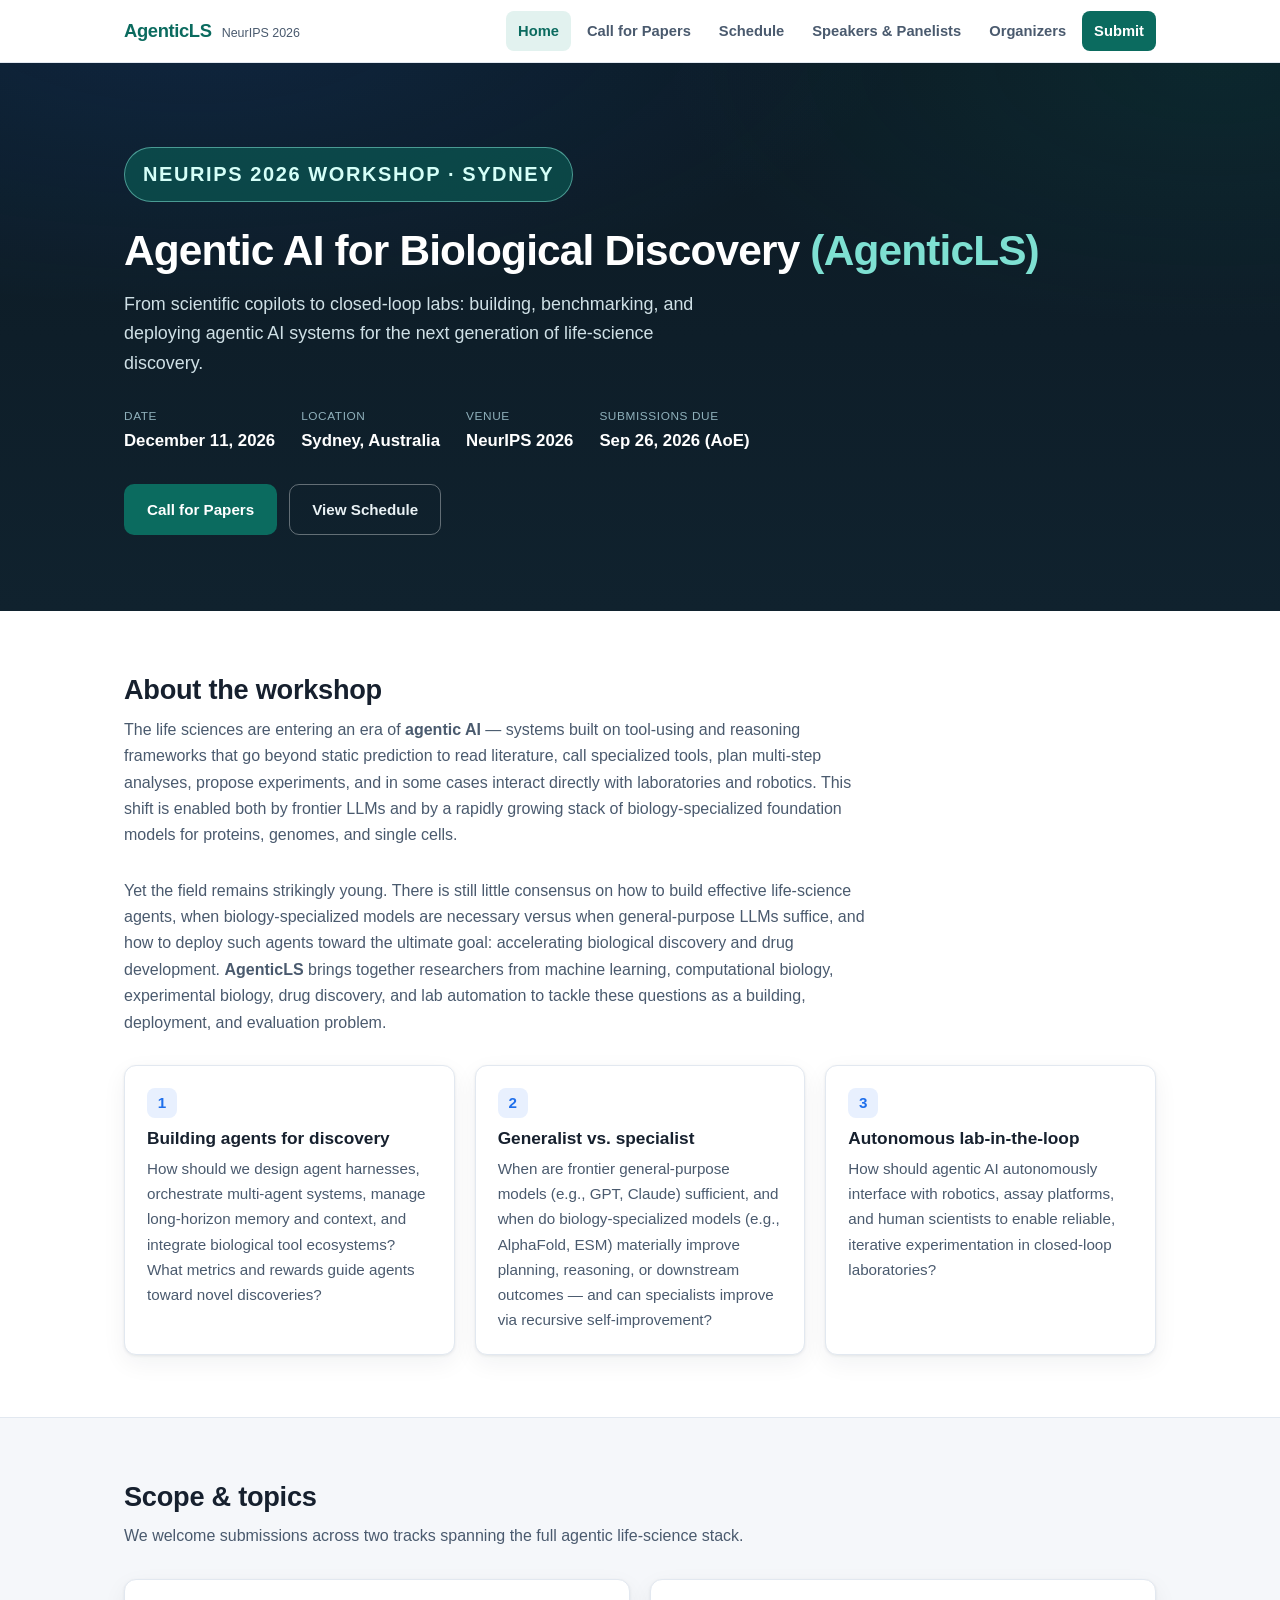
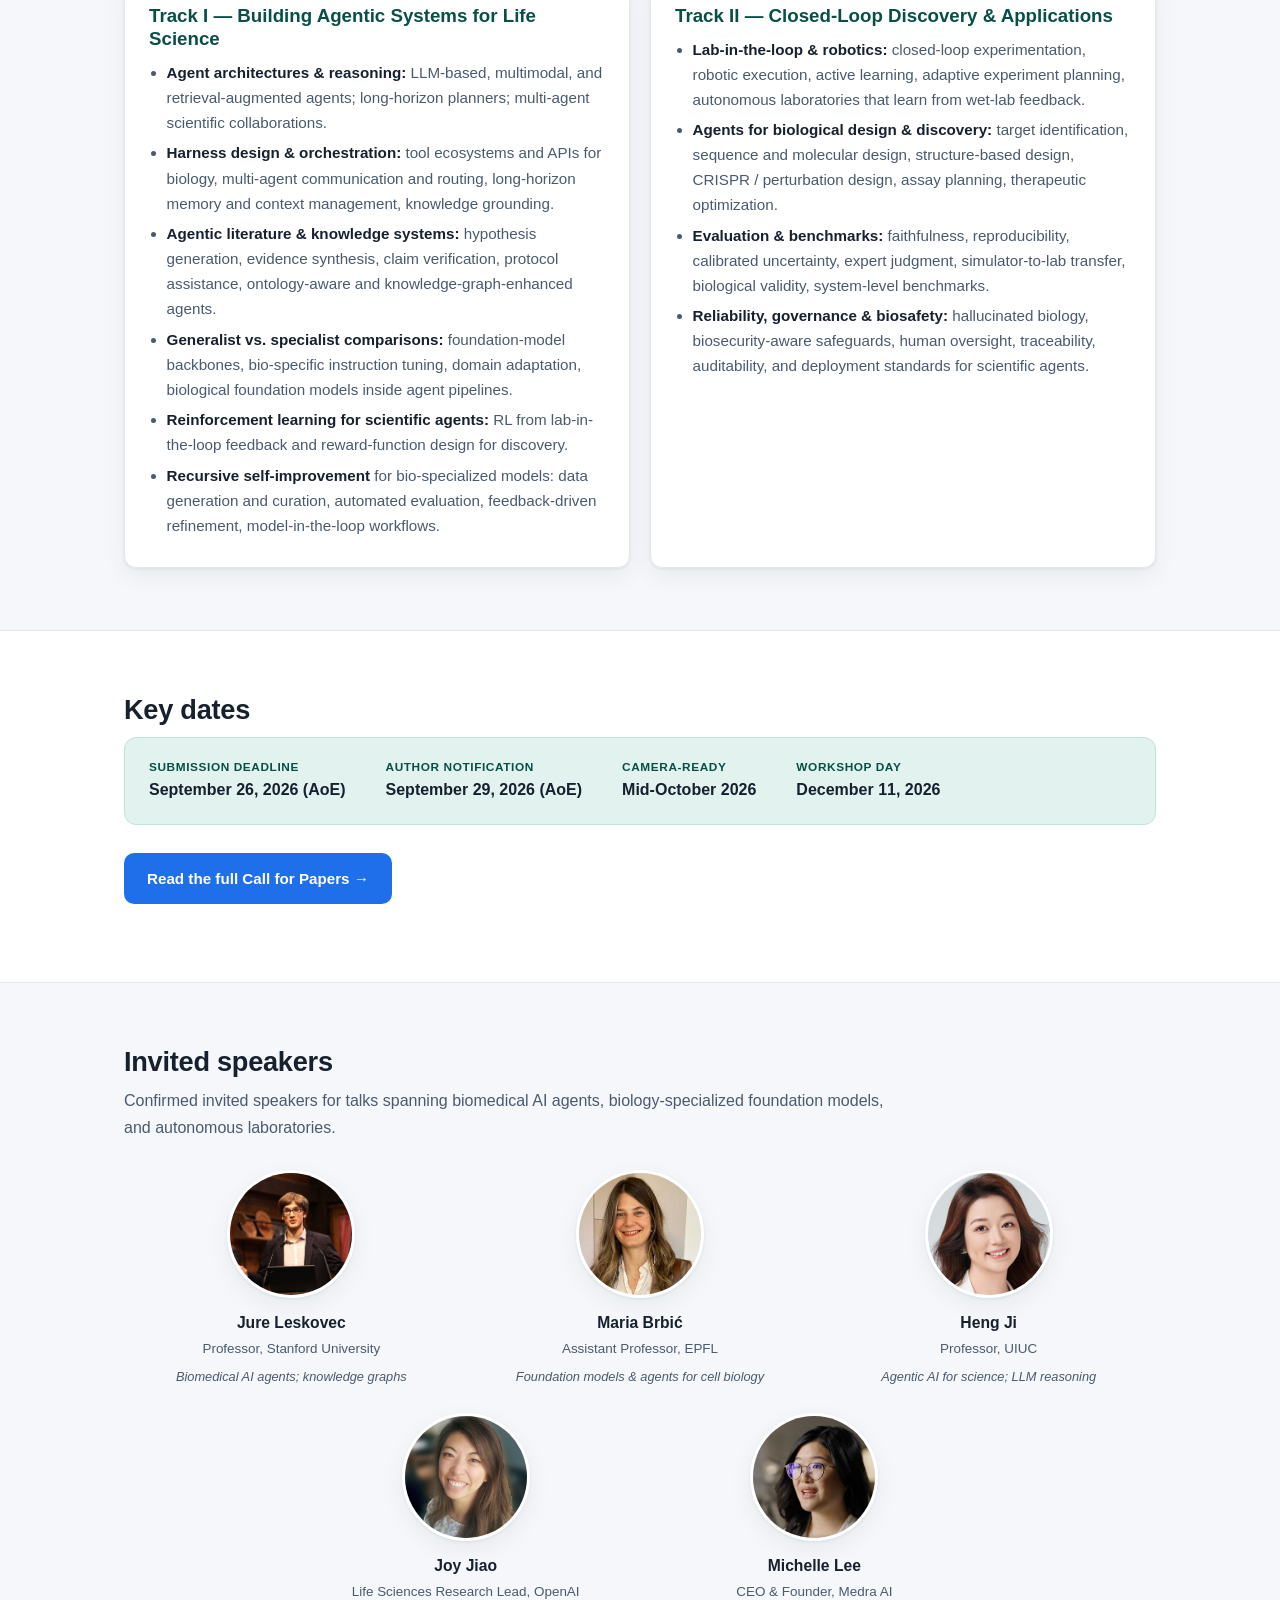
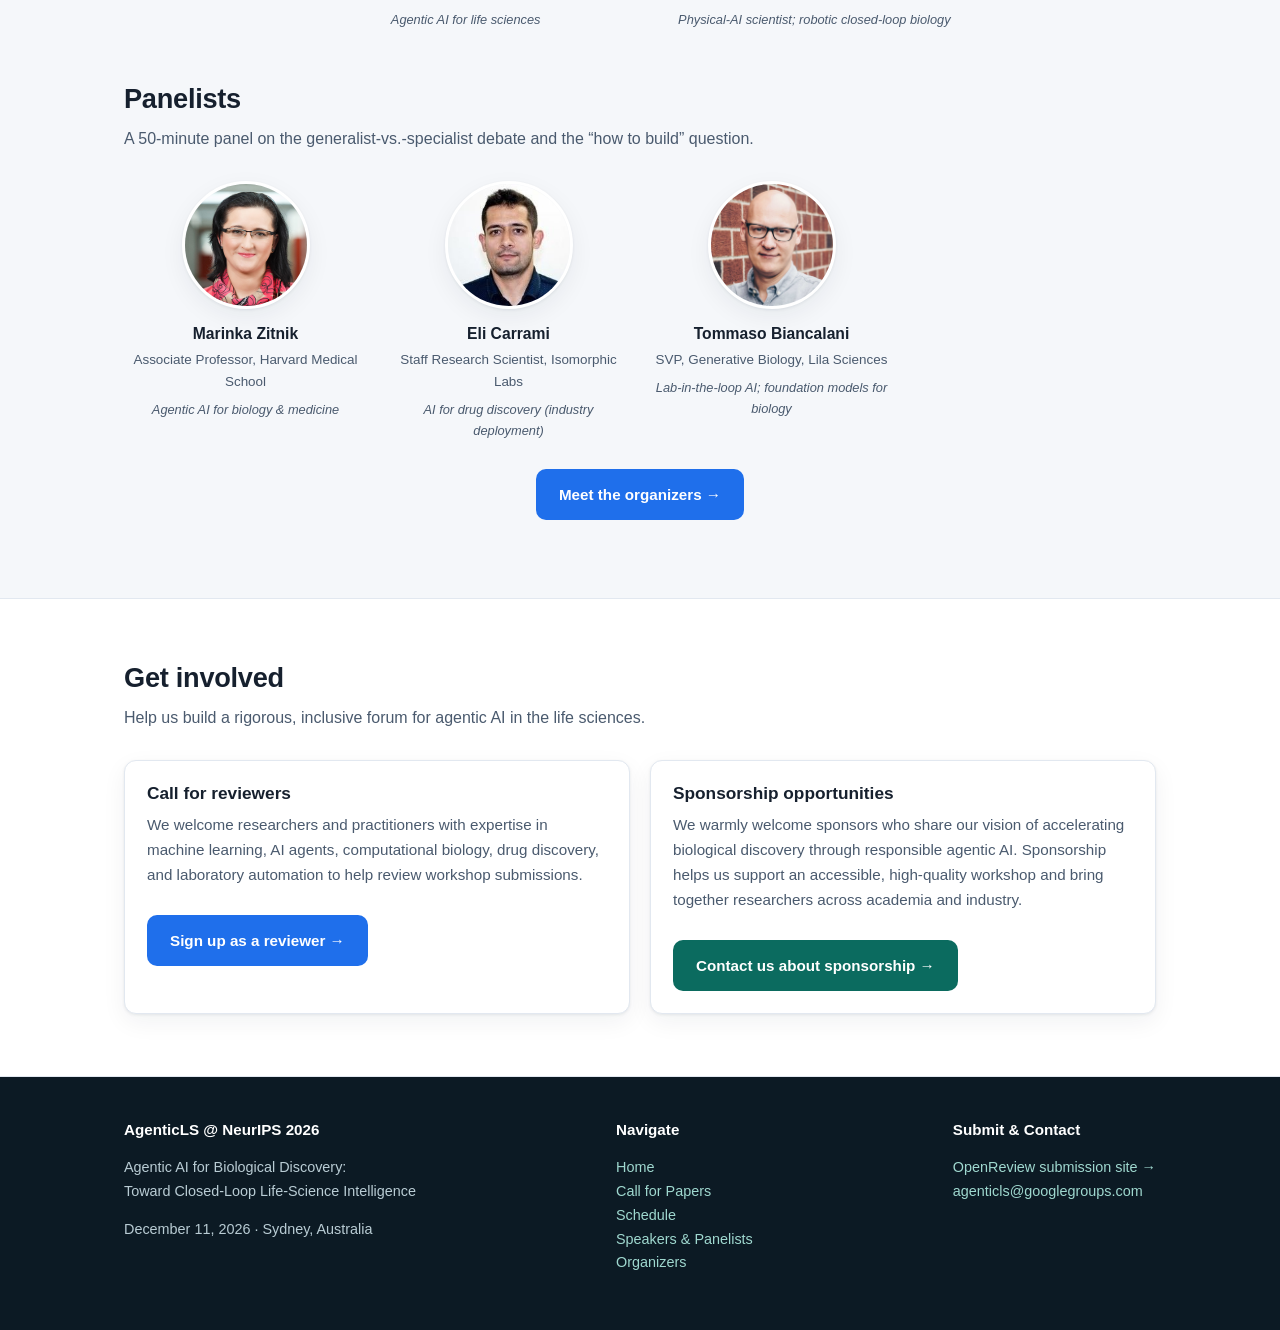
<file: index.html>
<!DOCTYPE html>
<html lang="en">
<head>
<meta charset="utf-8" />
<meta name="viewport" content="width=device-width, initial-scale=1" />
<title>AgenticLS @ NeurIPS 2026 — Agentic AI for Biological Discovery</title>
<meta name="description" content="AgenticLS: Agentic AI for Biological Discovery — Toward Closed-Loop Life-Science Intelligence. A NeurIPS 2026 workshop in Sydney, December 11, 2026." />
<link rel="preconnect" href="https://fonts.googleapis.com" />
<link rel="icon" href="assets/favicon.svg" type="image/svg+xml" />
<link rel="stylesheet" href="css/style.css" />
</head>
<body>

<!-- ===== NAV ===== -->
<header class="nav">
  <div class="nav-inner">
    <a class="brand" href="index.html">
      <span class="logo">AgenticLS</span>
      <span class="tag">NeurIPS 2026</span>
    </a>
    <button class="nav-toggle" aria-label="Menu" aria-expanded="false">&#9776;</button>
    <ul class="nav-links">
      <li><a href="index.html">Home</a></li>
      <li><a href="cfp.html">Call for Papers</a></li>
      <li><a href="schedule.html">Schedule</a></li>
      <li><a href="speakers.html">Speakers &amp; Panelists</a></li>
      <li><a href="organizers.html">Organizers</a></li>
      <li class="nav-cta"><a href="https://openreview.net/group?id=NeurIPS.cc/2026/Workshop/AgenticLS">Submit</a></li>
    </ul>
  </div>
</header>

<!-- ===== HERO ===== -->
<section class="hero">
  <div class="wrap">
    <span class="kicker">NeurIPS 2026 Workshop &middot; Sydney</span>
    <h1>Agentic AI for Biological Discovery <span class="abbr">(AgenticLS)</span></h1>
    <p class="tagline">From scientific copilots to closed-loop labs: building, benchmarking, and deploying agentic AI systems for the next generation of life-science discovery.</p>
    <div class="facts">
      <div class="fact"><div class="label">Date</div><div class="value">December 11, 2026</div></div>
      <div class="fact"><div class="label">Location</div><div class="value">Sydney, Australia</div></div>
      <div class="fact"><div class="label">Venue</div><div class="value">NeurIPS 2026</div></div>
      <div class="fact"><div class="label">Submissions due</div><div class="value">Sep 26, 2026 (AoE)</div></div>
    </div>
    <div class="btns">
      <a class="btn btn-primary" href="cfp.html#submit">Call for Papers</a>
      <a class="btn btn-ghost" href="schedule.html">View Schedule</a>
    </div>
  </div>
</section>

<!-- ===== OVERVIEW ===== -->
<section class="block">
  <div class="wrap">
    <h2 class="section-title">About the workshop</h2>
    <p class="section-lead">
      The life sciences are entering an era of <b>agentic AI</b> — systems built on tool-using and reasoning
      frameworks that go beyond static prediction to read literature, call specialized tools, plan multi-step
      analyses, propose experiments, and in some cases interact directly with laboratories and robotics.
      This shift is enabled both by frontier LLMs and by a rapidly growing stack of biology-specialized
      foundation models for proteins, genomes, and single cells.
    </p>
    <p class="section-lead">
      Yet the field remains strikingly young. There is still little consensus on how to build effective
      life-science agents, when biology-specialized models are necessary versus when general-purpose LLMs
      suffice, and how to deploy such agents toward the ultimate goal: accelerating biological discovery and
      drug development. <b>AgenticLS</b> brings together researchers from machine learning, computational
      biology, experimental biology, drug discovery, and lab automation to tackle these questions as a
      building, deployment, and evaluation problem.
    </p>

    <div class="grid cols-3 mt">
      <div class="card">
        <span class="num">1</span>
        <h3>Building agents for discovery</h3>
        <p>How should we design agent harnesses, orchestrate multi-agent systems, manage long-horizon memory
        and context, and integrate biological tool ecosystems? What metrics and rewards guide agents toward
        novel discoveries?</p>
      </div>
      <div class="card">
        <span class="num">2</span>
        <h3>Generalist vs. specialist</h3>
        <p>When are frontier general-purpose models (e.g., GPT, Claude) sufficient, and when do
        biology-specialized models (e.g., AlphaFold, ESM) materially improve planning, reasoning, or
        downstream outcomes — and can specialists improve via recursive self-improvement?</p>
      </div>
      <div class="card">
        <span class="num">3</span>
        <h3>Autonomous lab-in-the-loop</h3>
        <p>How should agentic AI autonomously interface with robotics, assay platforms, and human scientists
        to enable reliable, iterative experimentation in closed-loop laboratories?</p>
      </div>
    </div>
  </div>
</section>

<!-- ===== TRACKS / SCOPE ===== -->
<section class="block alt">
  <div class="wrap">
    <h2 class="section-title">Scope &amp; topics</h2>
    <p class="section-lead">We welcome submissions across two tracks spanning the full agentic life-science stack.</p>
    <div class="grid cols-2">
      <div class="track">
        <h3>Track I — Building Agentic Systems for Life Science</h3>
        <ul>
          <li><b>Agent architectures &amp; reasoning:</b> LLM-based, multimodal, and retrieval-augmented agents; long-horizon planners; multi-agent scientific collaborations.</li>
          <li><b>Harness design &amp; orchestration:</b> tool ecosystems and APIs for biology, multi-agent communication and routing, long-horizon memory and context management, knowledge grounding.</li>
          <li><b>Agentic literature &amp; knowledge systems:</b> hypothesis generation, evidence synthesis, claim verification, protocol assistance, ontology-aware and knowledge-graph-enhanced agents.</li>
          <li><b>Generalist vs. specialist comparisons:</b> foundation-model backbones, bio-specific instruction tuning, domain adaptation, biological foundation models inside agent pipelines.</li>
          <li><b>Reinforcement learning for scientific agents:</b> RL from lab-in-the-loop feedback and reward-function design for discovery.</li>
          <li><b>Recursive self-improvement</b> for bio-specialized models: data generation and curation, automated evaluation, feedback-driven refinement, model-in-the-loop workflows.</li>
        </ul>
      </div>
      <div class="track">
        <h3>Track II — Closed-Loop Discovery &amp; Applications</h3>
        <ul>
          <li><b>Lab-in-the-loop &amp; robotics:</b> closed-loop experimentation, robotic execution, active learning, adaptive experiment planning, autonomous laboratories that learn from wet-lab feedback.</li>
          <li><b>Agents for biological design &amp; discovery:</b> target identification, sequence and molecular design, structure-based design, CRISPR / perturbation design, assay planning, therapeutic optimization.</li>
          <li><b>Evaluation &amp; benchmarks:</b> faithfulness, reproducibility, calibrated uncertainty, expert judgment, simulator-to-lab transfer, biological validity, system-level benchmarks.</li>
          <li><b>Reliability, governance &amp; biosafety:</b> hallucinated biology, biosecurity-aware safeguards, human oversight, traceability, auditability, and deployment standards for scientific agents.</li>
        </ul>
      </div>
    </div>
  </div>
</section>

<!-- ===== KEY DATES ===== -->
<section class="block">
  <div class="wrap">
    <h2 class="section-title">Key dates</h2>
    <div class="callout">
      <div class="item"><div class="k">Submission deadline</div><div class="v">September 26, 2026 (AoE)</div></div>
      <div class="item"><div class="k">Author notification</div><div class="v">September 29, 2026 (AoE)</div></div>
      <div class="item"><div class="k">Camera-ready</div><div class="v">Mid-October 2026</div></div>
      <div class="item"><div class="k">Workshop day</div><div class="v">December 11, 2026</div></div>
    </div>
    <p class="mt"><a class="btn btn-dark" href="cfp.html#submit">Read the full Call for Papers &rarr;</a></p>
  </div>
</section>

<!-- ===== SPEAKERS ===== -->
<section class="block alt">
  <div class="wrap">
    <h2 class="section-title">Invited speakers</h2>
    <p class="section-lead">Confirmed invited speakers for talks spanning biomedical AI agents, biology-specialized foundation models, and autonomous laboratories.</p>
    <div class="people speaker-row">
      <div class="person">
        <img class="photo" src="assets/photos/jure-leskovec.jpeg" alt="Jure Leskovec" />
        <div class="name">Jure Leskovec</div>
        <div class="aff">Professor, Stanford University</div>
        <div class="topic">Biomedical AI agents; knowledge graphs</div>
      </div>
      <div class="person">
        <img class="photo" src="assets/photos/maria-brbic.jpg" alt="Maria Brbić" />
        <div class="name">Maria Brbić</div>
        <div class="aff">Assistant Professor, EPFL</div>
        <div class="topic">Foundation models &amp; agents for cell biology</div>
      </div>
      <div class="person">
        <img class="photo" src="assets/photos/heng-ji.jpeg" alt="Heng Ji" />
        <div class="name">Heng Ji</div>
        <div class="aff">Professor, UIUC</div>
        <div class="topic">Agentic AI for science; LLM reasoning</div>
      </div>
      <div class="person">
        <img class="photo" src="assets/photos/joy-jiao.jpeg" alt="Joy Jiao" />
        <div class="name">Joy Jiao</div>
        <div class="aff">Life Sciences Research Lead, OpenAI</div>
        <div class="topic">Agentic AI for life sciences</div>
      </div>
      <div class="person">
        <img class="photo" src="assets/photos/michelle-lee.jpg" alt="Michelle Lee" />
        <div class="name">Michelle Lee</div>
        <div class="aff">CEO &amp; Founder, Medra AI</div>
        <div class="topic">Physical-AI scientist; robotic closed-loop biology</div>
      </div>
    </div>

    <h2 class="section-title" style="margin-top:52px;">Panelists</h2>
    <p class="section-lead">A 50-minute panel on the generalist-vs.-specialist debate and the “how to build” question.</p>
    <div class="people">
      <div class="person">
        <img class="photo" src="assets/photos/marinka-zitnik.jpg" alt="Marinka Zitnik" />
        <div class="name">Marinka Zitnik</div>
        <div class="aff">Associate Professor, Harvard Medical School</div>
        <div class="topic">Agentic AI for biology &amp; medicine</div>
      </div>
      <div class="person">
        <img class="photo" src="assets/photos/eli-carrami.jpg" alt="Eli Carrami" />
        <div class="name">Eli Carrami</div>
        <div class="aff">Staff Research Scientist, Isomorphic Labs</div>
        <div class="topic">AI for drug discovery (industry deployment)</div>
      </div>
      <div class="person">
        <img class="photo" src="assets/photos/tommaso-biancalani.jpg" alt="Tommaso Biancalani" />
        <div class="name">Tommaso Biancalani</div>
        <div class="aff">SVP, Generative Biology, Lila Sciences</div>
        <div class="topic">Lab-in-the-loop AI; foundation models for biology</div>
      </div>
    </div>
    <p class="mt center"><a class="btn btn-dark" href="organizers.html">Meet the organizers &rarr;</a></p>
  </div>
</section>

<!-- ===== GET INVOLVED ===== -->
<section class="block">
  <div class="wrap">
    <h2 class="section-title">Get involved</h2>
    <p class="section-lead">Help us build a rigorous, inclusive forum for agentic AI in the life sciences.</p>
    <div class="grid cols-2">
      <div class="card">
        <h3>Call for reviewers</h3>
        <p>We welcome researchers and practitioners with expertise in machine learning, AI agents, computational biology, drug discovery, and laboratory automation to help review workshop submissions.</p>
        <div class="mt"><a class="btn btn-dark" href="https://forms.gle/axDs6pksmQBPAgd96">Sign up as a reviewer &rarr;</a></div>
      </div>
      <div class="card">
        <h3>Sponsorship opportunities</h3>
        <p>We warmly welcome sponsors who share our vision of accelerating biological discovery through responsible agentic AI. Sponsorship helps us support an accessible, high-quality workshop and bring together researchers across academia and industry.</p>
        <div class="mt"><a class="btn btn-primary" href="mailto:agenticls@googlegroups.com?subject=AgenticLS%20Sponsorship">Contact us about sponsorship &rarr;</a></div>
      </div>
    </div>
  </div>
</section>

<!-- ===== FOOTER ===== -->
<footer>
  <div class="wrap">
    <div class="cols">
      <div>
        <h4>AgenticLS @ NeurIPS 2026</h4>
        <p>Agentic AI for Biological Discovery:<br/>Toward Closed-Loop Life-Science Intelligence</p>
        <p>December 11, 2026 &middot; Sydney, Australia</p>
      </div>
      <div>
        <h4>Navigate</h4>
        <p><a href="index.html">Home</a><br/>
           <a href="cfp.html">Call for Papers</a><br/>
           <a href="schedule.html">Schedule</a><br/>
           <a href="speakers.html">Speakers &amp; Panelists</a><br/>
           <a href="organizers.html">Organizers</a></p>
      </div>
      <div>
        <h4>Submit &amp; Contact</h4>
        <p><a href="https://openreview.net/group?id=NeurIPS.cc/2026/Workshop/AgenticLS">OpenReview submission site &rarr;</a><br/>
        <a href="mailto:agenticls@googlegroups.com">agenticls@googlegroups.com</a></p>
      </div>
    </div>
  </div>
</footer>

<script src="js/main.js"></script>
</body>
</html>
</file>
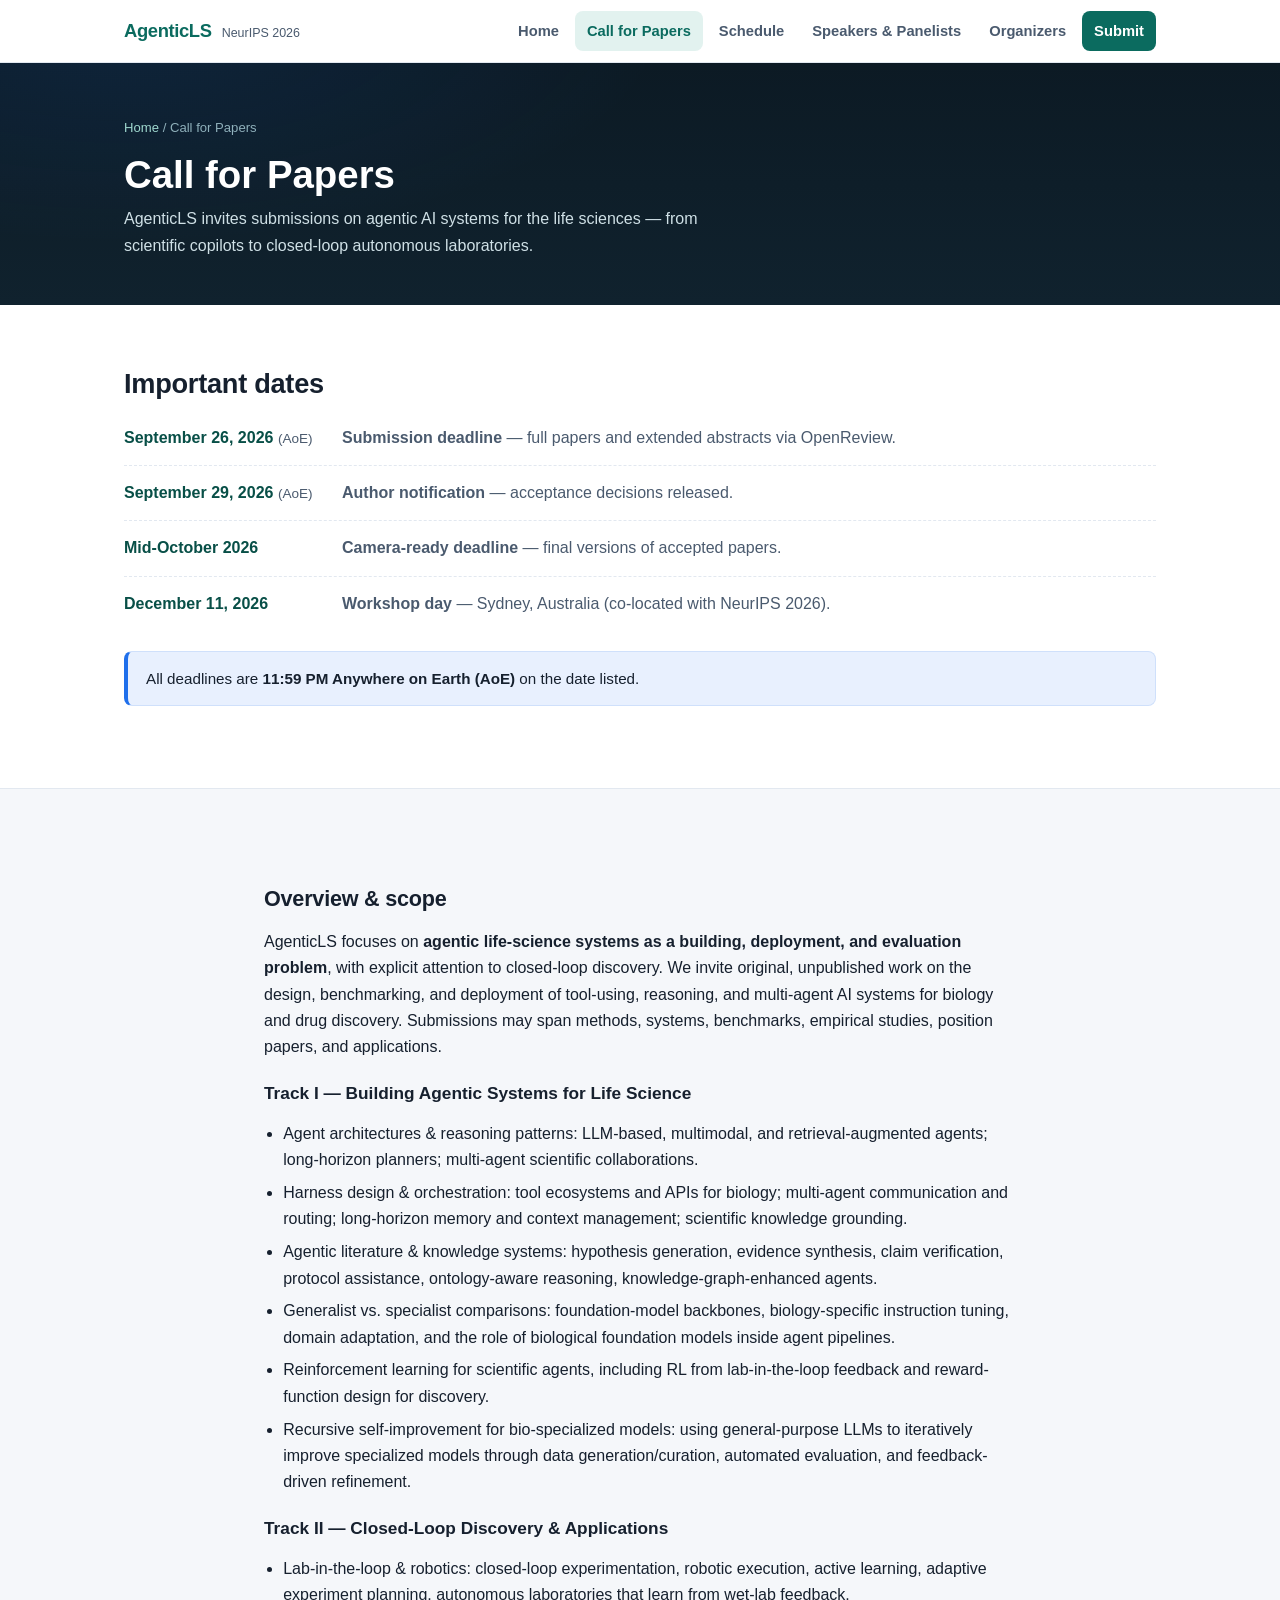
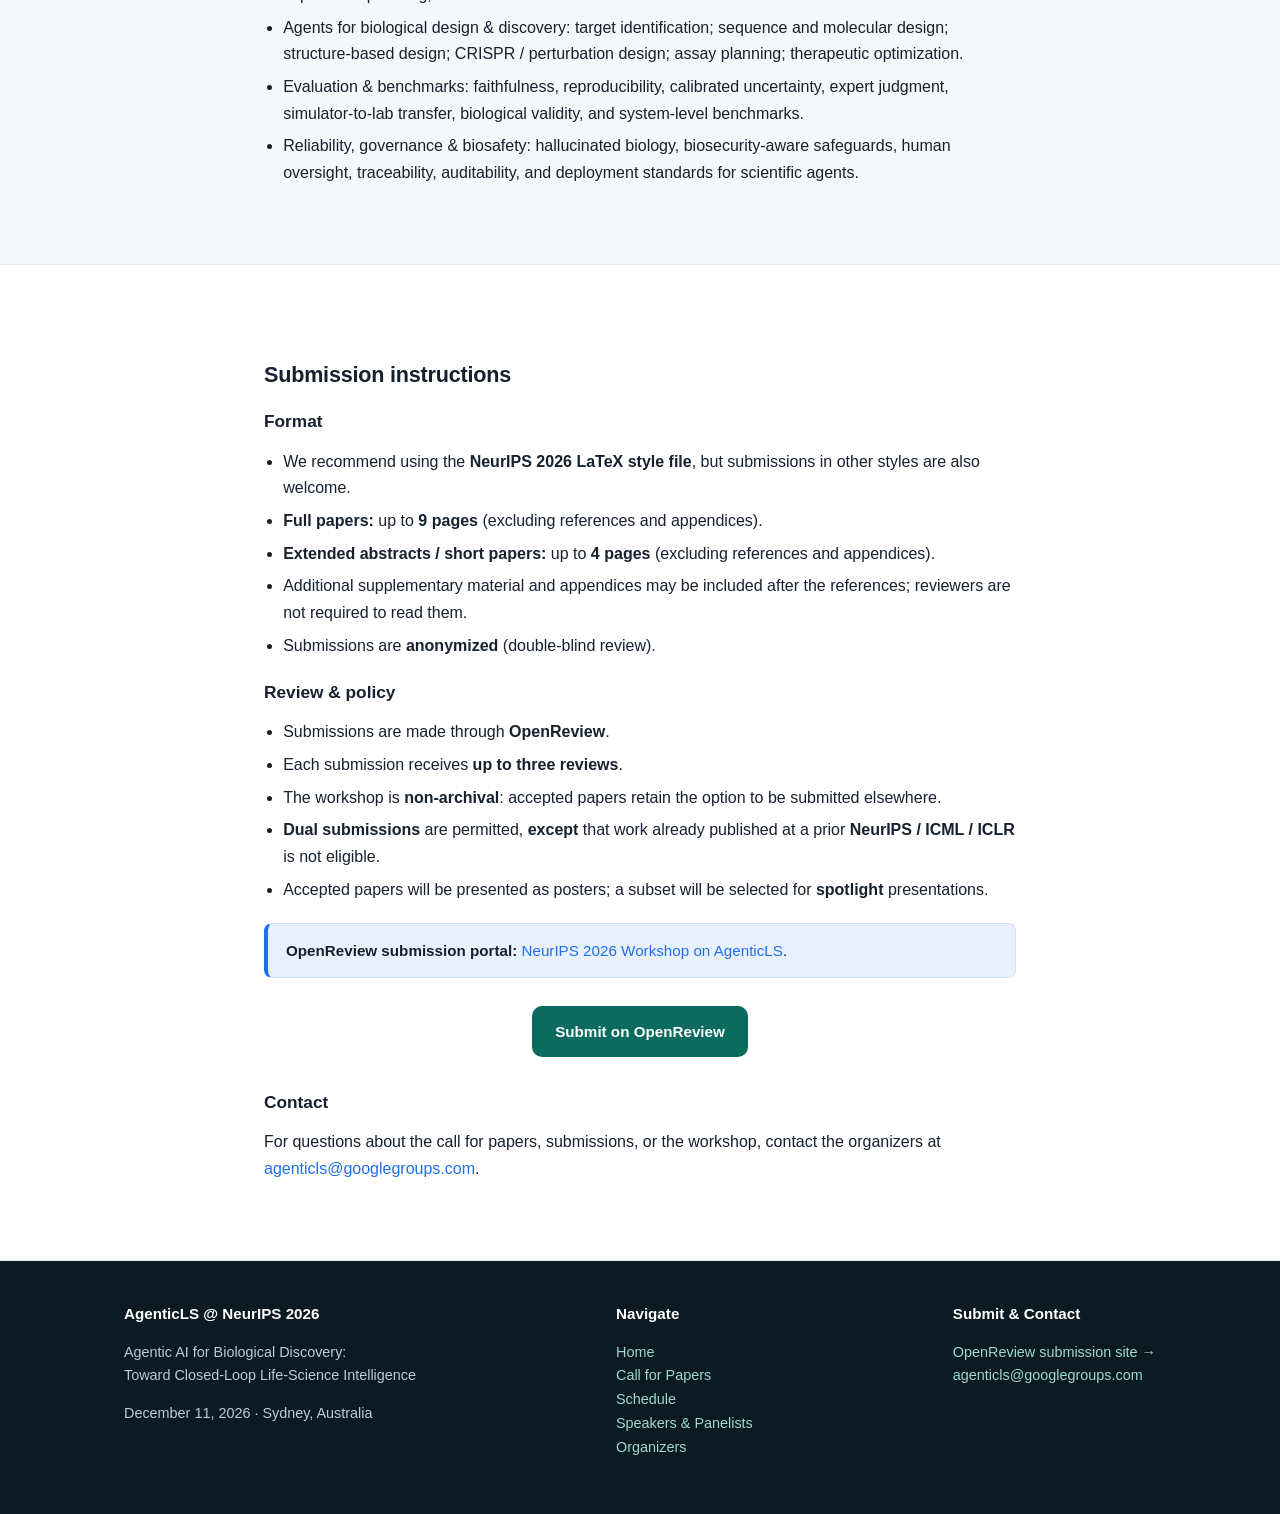
<file: cfp.html>
<!DOCTYPE html>
<html lang="en">
<head>
<meta charset="utf-8" />
<meta name="viewport" content="width=device-width, initial-scale=1" />
<title>Call for Papers — AgenticLS @ NeurIPS 2026</title>
<meta name="description" content="Call for Papers for AgenticLS, the NeurIPS 2026 workshop on Agentic AI for Biological Discovery. Submissions due September 26, 2026 (AoE)." />
<link rel="icon" href="assets/favicon.svg" type="image/svg+xml" />
<link rel="stylesheet" href="css/style.css" />
</head>
<body>

<!-- ===== NAV ===== -->
<header class="nav">
  <div class="nav-inner">
    <a class="brand" href="index.html">
      <span class="logo">AgenticLS</span>
      <span class="tag">NeurIPS 2026</span>
    </a>
    <button class="nav-toggle" aria-label="Menu" aria-expanded="false">&#9776;</button>
    <ul class="nav-links">
      <li><a href="index.html">Home</a></li>
      <li><a href="cfp.html">Call for Papers</a></li>
      <li><a href="schedule.html">Schedule</a></li>
      <li><a href="speakers.html">Speakers &amp; Panelists</a></li>
      <li><a href="organizers.html">Organizers</a></li>
      <li class="nav-cta"><a href="https://openreview.net/group?id=NeurIPS.cc/2026/Workshop/AgenticLS">Submit</a></li>
    </ul>
  </div>
</header>

<!-- ===== PAGE HEAD ===== -->
<section class="page-head">
  <div class="wrap">
    <div class="breadcrumb"><a href="index.html">Home</a> / Call for Papers</div>
    <h1>Call for Papers</h1>
    <p>AgenticLS invites submissions on agentic AI systems for the life sciences — from scientific copilots to closed-loop autonomous laboratories.</p>
  </div>
</section>

<!-- ===== KEY DATES ===== -->
<section class="block">
  <div class="wrap">
    <h2 class="section-title">Important dates</h2>
    <ul class="timeline">
      <li>
        <div class="date">September 26, 2026 <span class="aoe">(AoE)</span></div>
        <div class="what"><b>Submission deadline</b> — full papers and extended abstracts via OpenReview.</div>
      </li>
      <li>
        <div class="date">September 29, 2026 <span class="aoe">(AoE)</span></div>
        <div class="what"><b>Author notification</b> — acceptance decisions released.</div>
      </li>
      <li>
        <div class="date">Mid-October 2026</div>
        <div class="what"><b>Camera-ready deadline</b> — final versions of accepted papers.</div>
      </li>
      <li>
        <div class="date">December 11, 2026</div>
        <div class="what"><b>Workshop day</b> — Sydney, Australia (co-located with NeurIPS 2026).</div>
      </li>
    </ul>
    <div class="notebox">All deadlines are <b>11:59 PM Anywhere on Earth (AoE)</b> on the date listed.</div>
  </div>
</section>

<!-- ===== SCOPE ===== -->
<section class="block alt">
  <div class="wrap prose">
    <h2 class="section-title">Overview &amp; scope</h2>
    <p>
      AgenticLS focuses on <b>agentic life-science systems as a building, deployment, and evaluation problem</b>,
      with explicit attention to closed-loop discovery. We invite original, unpublished work on the design,
      benchmarking, and deployment of tool-using, reasoning, and multi-agent AI systems for biology and drug
      discovery. Submissions may span methods, systems, benchmarks, empirical studies, position papers, and
      applications.
    </p>

    <h3>Track I — Building Agentic Systems for Life Science</h3>
    <ul>
      <li>Agent architectures &amp; reasoning patterns: LLM-based, multimodal, and retrieval-augmented agents; long-horizon planners; multi-agent scientific collaborations.</li>
      <li>Harness design &amp; orchestration: tool ecosystems and APIs for biology; multi-agent communication and routing; long-horizon memory and context management; scientific knowledge grounding.</li>
      <li>Agentic literature &amp; knowledge systems: hypothesis generation, evidence synthesis, claim verification, protocol assistance, ontology-aware reasoning, knowledge-graph-enhanced agents.</li>
      <li>Generalist vs. specialist comparisons: foundation-model backbones, biology-specific instruction tuning, domain adaptation, and the role of biological foundation models inside agent pipelines.</li>
      <li>Reinforcement learning for scientific agents, including RL from lab-in-the-loop feedback and reward-function design for discovery.</li>
      <li>Recursive self-improvement for bio-specialized models: using general-purpose LLMs to iteratively improve specialized models through data generation/curation, automated evaluation, and feedback-driven refinement.</li>
    </ul>

    <h3>Track II — Closed-Loop Discovery &amp; Applications</h3>
    <ul>
      <li>Lab-in-the-loop &amp; robotics: closed-loop experimentation, robotic execution, active learning, adaptive experiment planning, autonomous laboratories that learn from wet-lab feedback.</li>
      <li>Agents for biological design &amp; discovery: target identification; sequence and molecular design; structure-based design; CRISPR / perturbation design; assay planning; therapeutic optimization.</li>
      <li>Evaluation &amp; benchmarks: faithfulness, reproducibility, calibrated uncertainty, expert judgment, simulator-to-lab transfer, biological validity, and system-level benchmarks.</li>
      <li>Reliability, governance &amp; biosafety: hallucinated biology, biosecurity-aware safeguards, human oversight, traceability, auditability, and deployment standards for scientific agents.</li>
    </ul>
  </div>
</section>

<!-- ===== SUBMISSION ===== -->
<section class="block" id="submit">
  <div class="wrap prose">
    <h2 class="section-title">Submission instructions</h2>

    <h3>Format</h3>
    <ul>
      <li>We recommend using the <b>NeurIPS 2026 LaTeX style file</b>, but submissions in other styles are also welcome.</li>
      <li><b>Full papers:</b> up to <b>9 pages</b> (excluding references and appendices).</li>
      <li><b>Extended abstracts / short papers:</b> up to <b>4 pages</b> (excluding references and appendices).</li>
      <li>Additional supplementary material and appendices may be included after the references; reviewers are not required to read them.</li>
      <li>Submissions are <b>anonymized</b> (double-blind review).</li>
    </ul>

    <h3>Review &amp; policy</h3>
    <ul>
      <li>Submissions are made through <b>OpenReview</b>.</li>
      <li>Each submission receives <b>up to three reviews</b>.</li>
      <li>The workshop is <b>non-archival</b>: accepted papers retain the option to be submitted elsewhere.</li>
      <li><b>Dual submissions</b> are permitted, <b>except</b> that work already published at a prior <b>NeurIPS / ICML / ICLR</b> is not eligible.</li>
      <li>Accepted papers will be presented as posters; a subset will be selected for <b>spotlight</b> presentations.</li>
    </ul>

    <div class="notebox">
      <b>OpenReview submission portal:</b>
      <a href="https://openreview.net/group?id=NeurIPS.cc/2026/Workshop/AgenticLS">NeurIPS 2026 Workshop on AgenticLS</a>.
    </div>

    <p class="center mt">
      <a class="btn btn-primary" href="https://openreview.net/group?id=NeurIPS.cc/2026/Workshop/AgenticLS">Submit on OpenReview</a>
    </p>

    <h3 style="margin-top:2em;">Contact</h3>
    <p>For questions about the call for papers, submissions, or the workshop, contact the organizers at
    <a href="mailto:agenticls@googlegroups.com">agenticls@googlegroups.com</a>.</p>
  </div>
</section>

<!-- ===== FOOTER ===== -->
<footer>
  <div class="wrap">
    <div class="cols">
      <div>
        <h4>AgenticLS @ NeurIPS 2026</h4>
        <p>Agentic AI for Biological Discovery:<br/>Toward Closed-Loop Life-Science Intelligence</p>
        <p>December 11, 2026 &middot; Sydney, Australia</p>
      </div>
      <div>
        <h4>Navigate</h4>
        <p><a href="index.html">Home</a><br/>
           <a href="cfp.html">Call for Papers</a><br/>
           <a href="schedule.html">Schedule</a><br/>
           <a href="speakers.html">Speakers &amp; Panelists</a><br/>
           <a href="organizers.html">Organizers</a></p>
      </div>
      <div>
        <h4>Submit &amp; Contact</h4>
        <p><a href="https://openreview.net/group?id=NeurIPS.cc/2026/Workshop/AgenticLS">OpenReview submission site &rarr;</a><br/>
        <a href="mailto:agenticls@googlegroups.com">agenticls@googlegroups.com</a></p>
      </div>
    </div>
  </div>
</footer>

<script src="js/main.js"></script>
</body>
</html>
</file>
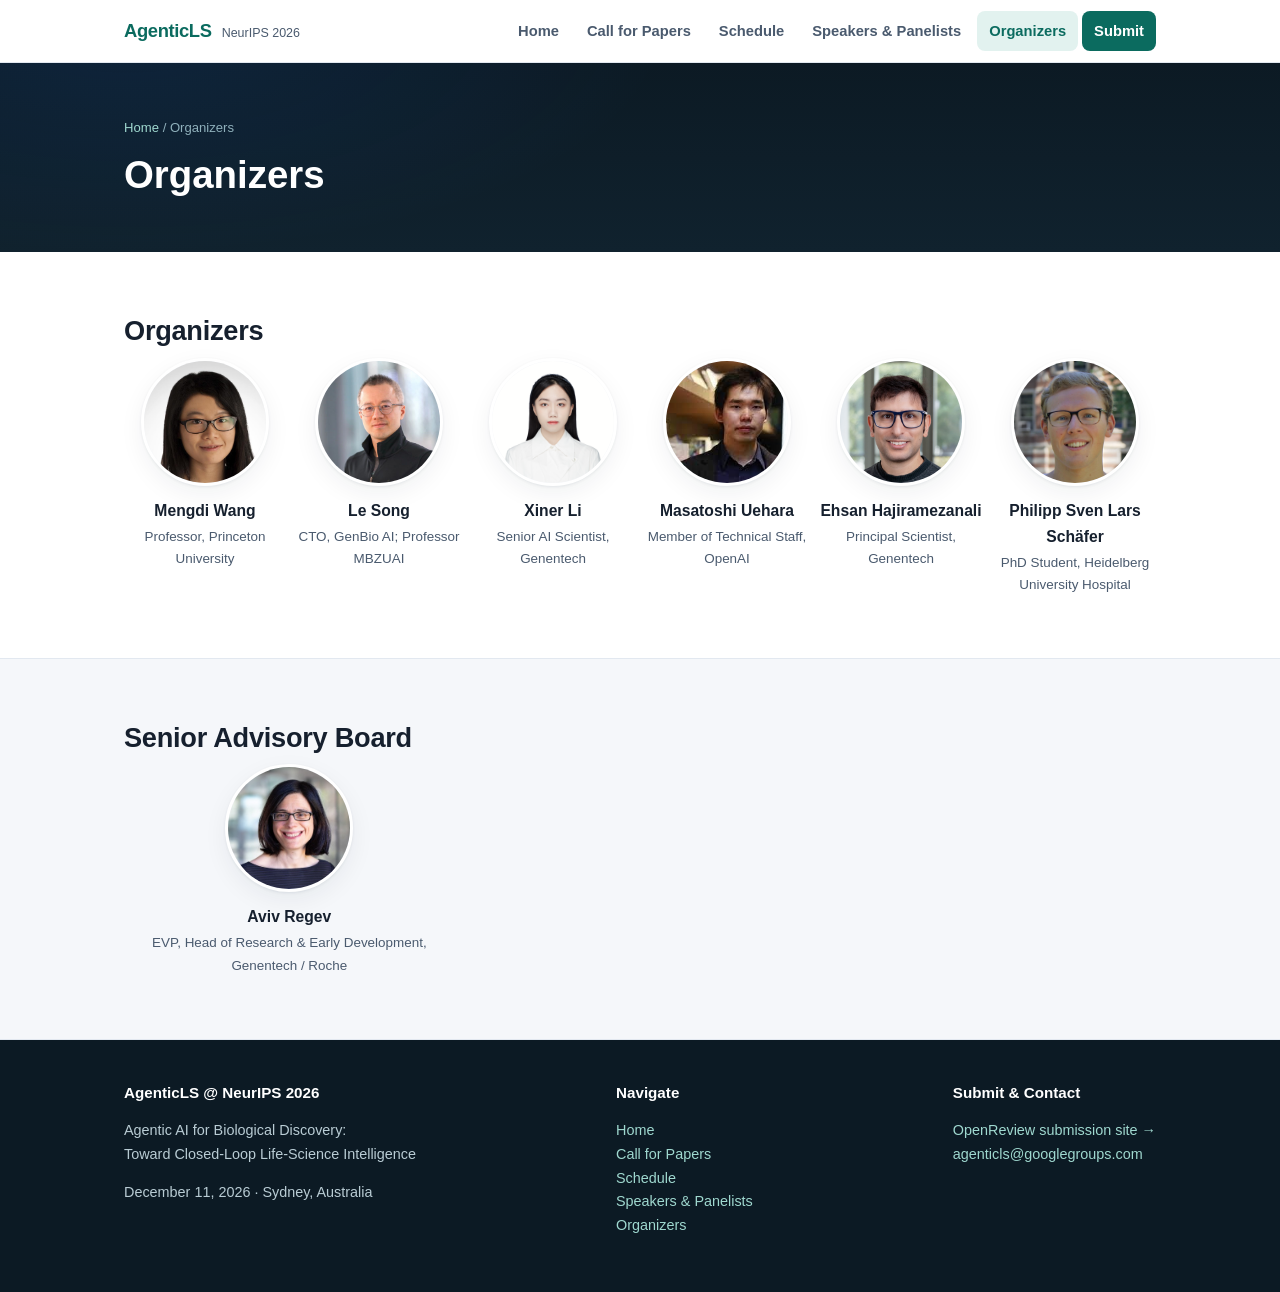
<file: organizers.html>
<!DOCTYPE html>
<html lang="en">
<head>
<meta charset="utf-8" />
<meta name="viewport" content="width=device-width, initial-scale=1" />
<title>Organizers — AgenticLS @ NeurIPS 2026</title>
<meta name="description" content="Organizers and senior advisory board for AgenticLS, the NeurIPS 2026 workshop on Agentic AI for Biological Discovery." />
<link rel="icon" href="assets/favicon.svg" type="image/svg+xml" />
<link rel="stylesheet" href="css/style.css" />
</head>
<body>

<!-- ===== NAV ===== -->
<header class="nav">
  <div class="nav-inner">
    <a class="brand" href="index.html">
      <span class="logo">AgenticLS</span>
      <span class="tag">NeurIPS 2026</span>
    </a>
    <button class="nav-toggle" aria-label="Menu" aria-expanded="false">&#9776;</button>
    <ul class="nav-links">
      <li><a href="index.html">Home</a></li>
      <li><a href="cfp.html">Call for Papers</a></li>
      <li><a href="schedule.html">Schedule</a></li>
      <li><a href="speakers.html">Speakers &amp; Panelists</a></li>
      <li><a href="organizers.html">Organizers</a></li>
      <li class="nav-cta"><a href="https://openreview.net/group?id=NeurIPS.cc/2026/Workshop/AgenticLS">Submit</a></li>
    </ul>
  </div>
</header>

<!-- ===== PAGE HEAD ===== -->
<section class="page-head">
  <div class="wrap">
    <div class="breadcrumb"><a href="index.html">Home</a> / Organizers</div>
    <h1>Organizers</h1>
  </div>
</section>

<!-- ===== ORGANIZERS ===== -->
<section class="block">
  <div class="wrap">
    <h2 class="section-title">Organizers</h2>
    <div class="people organizer-row">
      <div class="person">
        <img class="photo" src="assets/photos/mengdi-wang.jpeg" alt="Mengdi Wang" />
        <div class="name">Mengdi Wang</div>
        <div class="aff">Professor, Princeton University</div>
      </div>
      <div class="person">
        <img class="photo" src="assets/photos/le-song.jpg" alt="Le Song" />
        <div class="name">Le Song</div>
        <div class="aff">CTO, GenBio AI; Professor MBZUAI</div>
      </div>
      <div class="person">
        <img class="photo" src="assets/photos/xiner-li.png" alt="Xiner Li" />
        <div class="name">Xiner Li</div>
        <div class="aff">Senior AI Scientist, Genentech</div>
      </div>
      <div class="person">
        <img class="photo" src="assets/photos/masatoshi-uehara.jpg" alt="Masatoshi Uehara" />
        <div class="name">Masatoshi Uehara</div>
        <div class="aff">Member of Technical Staff, OpenAI</div>
      </div>
      <div class="person">
        <img class="photo" src="assets/photos/ehsan-hajiramezanali.png" alt="Ehsan Hajiramezanali" />
        <div class="name">Ehsan Hajiramezanali</div>
        <div class="aff">Principal Scientist, Genentech</div>
      </div>
      <div class="person">
        <img class="photo" src="assets/photos/philipp-schaefer.jpg" alt="Philipp Sven Lars Schäfer" />
        <div class="name">Philipp Sven Lars Schäfer</div>
        <div class="aff">PhD Student, Heidelberg University Hospital</div>
      </div>
    </div>
  </div>
</section>

<!-- ===== ADVISORY BOARD ===== -->
<section class="block alt">
  <div class="wrap">
    <h2 class="section-title">Senior Advisory Board</h2>
    <div class="people cols-3">
      <div class="person">
        <img class="photo" src="assets/photos/aviv-regev.jpg" alt="Aviv Regev" />
        <div class="name">Aviv Regev</div>
        <div class="aff">EVP, Head of Research &amp; Early Development, Genentech / Roche</div>
      </div>
    </div>
  </div>
</section>

<!-- ===== FOOTER ===== -->
<footer>
  <div class="wrap">
    <div class="cols">
      <div>
        <h4>AgenticLS @ NeurIPS 2026</h4>
        <p>Agentic AI for Biological Discovery:<br/>Toward Closed-Loop Life-Science Intelligence</p>
        <p>December 11, 2026 &middot; Sydney, Australia</p>
      </div>
      <div>
        <h4>Navigate</h4>
        <p><a href="index.html">Home</a><br/>
           <a href="cfp.html">Call for Papers</a><br/>
           <a href="schedule.html">Schedule</a><br/>
           <a href="speakers.html">Speakers &amp; Panelists</a><br/>
           <a href="organizers.html">Organizers</a></p>
      </div>
      <div>
        <h4>Submit &amp; Contact</h4>
        <p><a href="https://openreview.net/group?id=NeurIPS.cc/2026/Workshop/AgenticLS">OpenReview submission site &rarr;</a><br/>
        <a href="mailto:agenticls@googlegroups.com">agenticls@googlegroups.com</a></p>
      </div>
    </div>
  </div>
</footer>

<script src="js/main.js"></script>
</body>
</html>
</file>
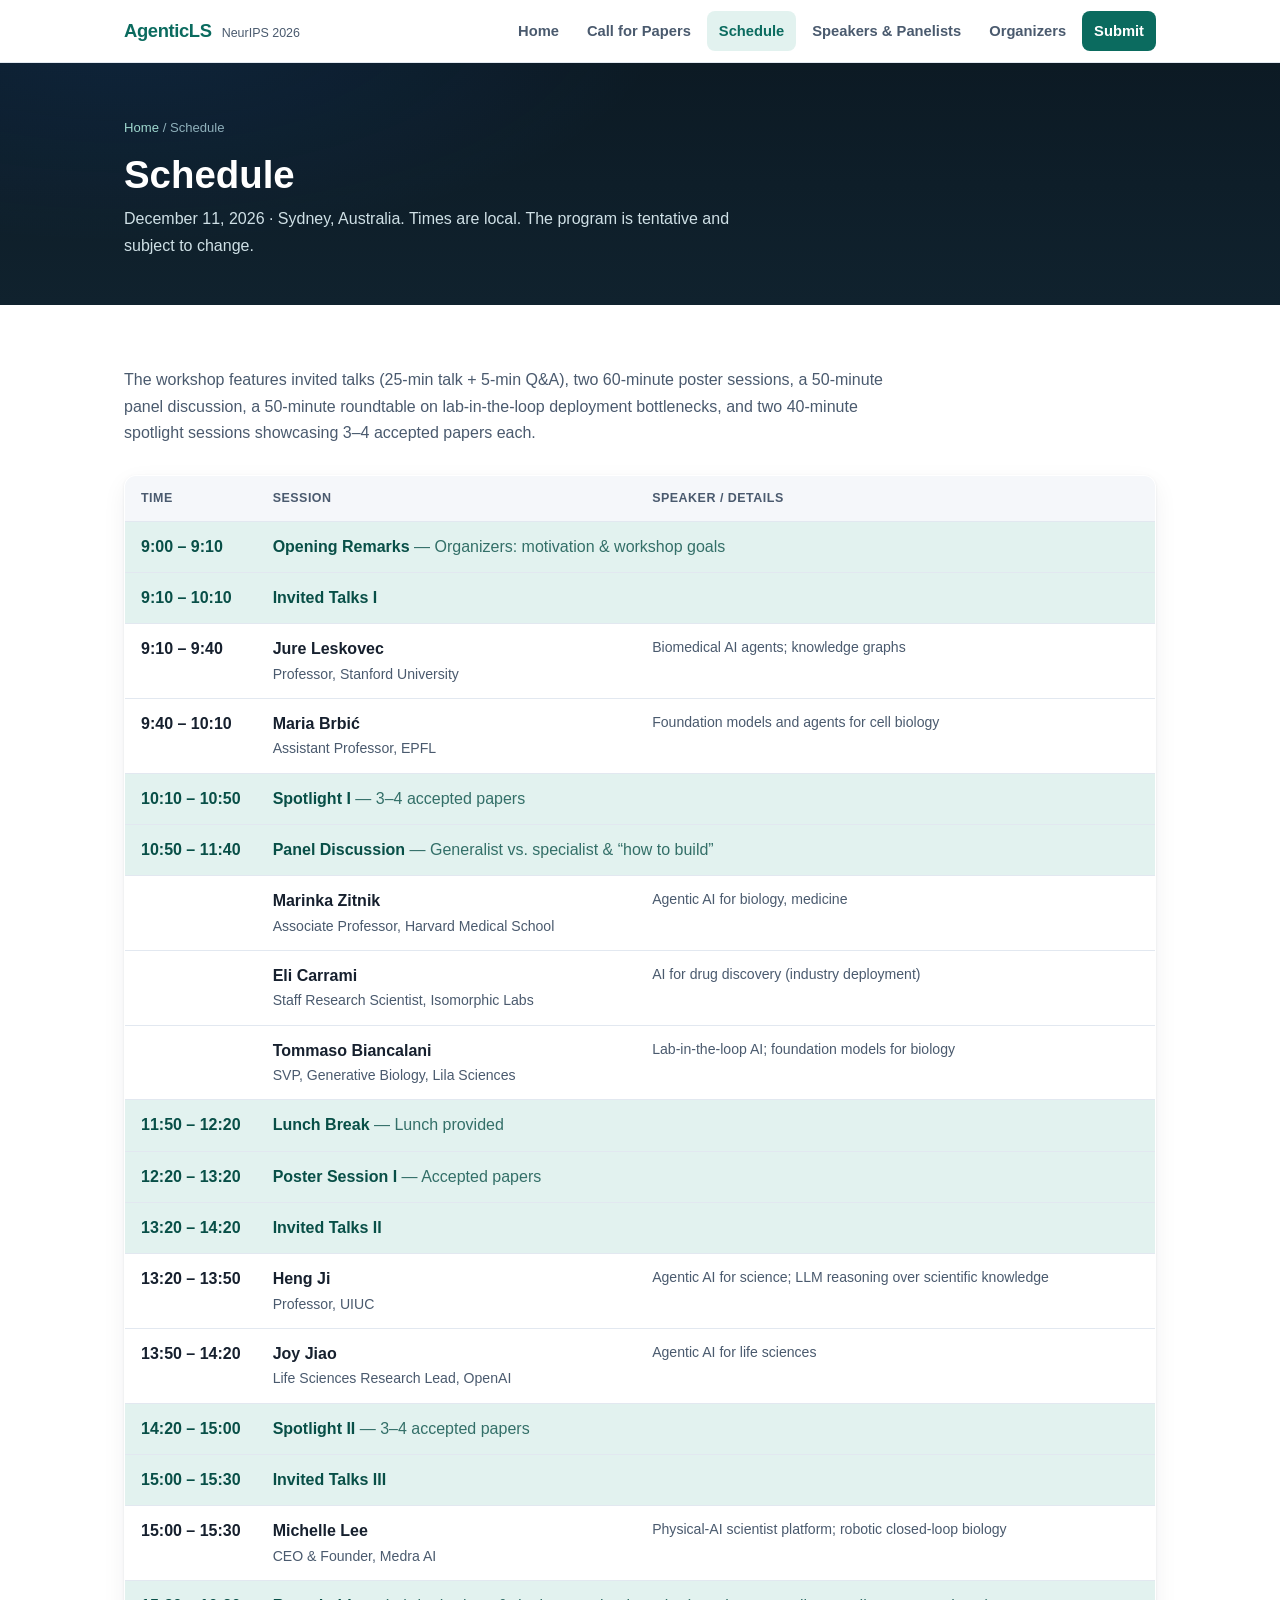
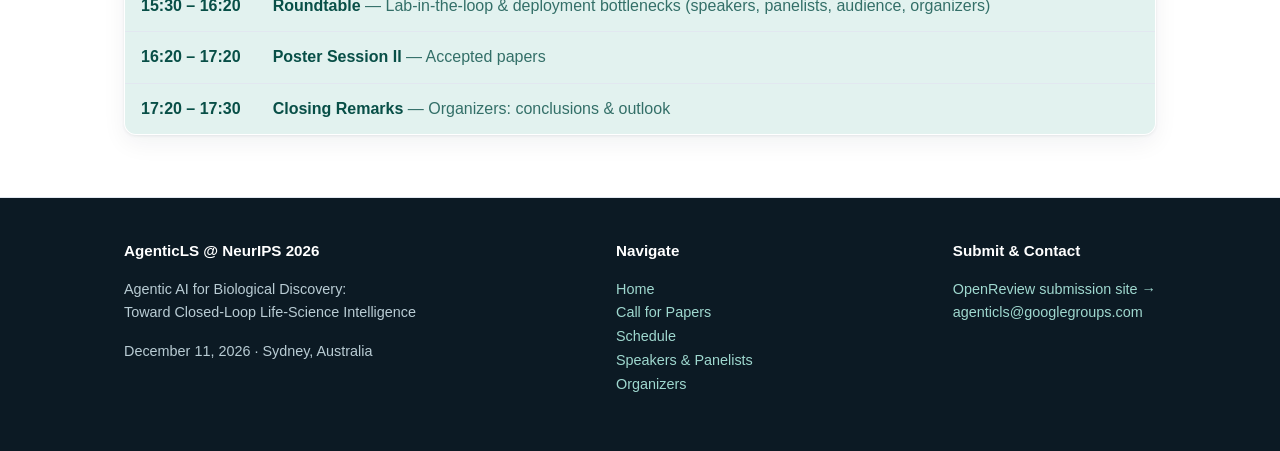
<file: schedule.html>
<!DOCTYPE html>
<html lang="en">
<head>
<meta charset="utf-8" />
<meta name="viewport" content="width=device-width, initial-scale=1" />
<title>Schedule — AgenticLS @ NeurIPS 2026</title>
<meta name="description" content="Tentative schedule for AgenticLS, the NeurIPS 2026 workshop on Agentic AI for Biological Discovery, Sydney, December 11, 2026." />
<link rel="icon" href="assets/favicon.svg" type="image/svg+xml" />
<link rel="stylesheet" href="css/style.css" />
</head>
<body>

<!-- ===== NAV ===== -->
<header class="nav">
  <div class="nav-inner">
    <a class="brand" href="index.html">
      <span class="logo">AgenticLS</span>
      <span class="tag">NeurIPS 2026</span>
    </a>
    <button class="nav-toggle" aria-label="Menu" aria-expanded="false">&#9776;</button>
    <ul class="nav-links">
      <li><a href="index.html">Home</a></li>
      <li><a href="cfp.html">Call for Papers</a></li>
      <li><a href="schedule.html">Schedule</a></li>
      <li><a href="speakers.html">Speakers &amp; Panelists</a></li>
      <li><a href="organizers.html">Organizers</a></li>
      <li class="nav-cta"><a href="https://openreview.net/group?id=NeurIPS.cc/2026/Workshop/AgenticLS">Submit</a></li>
    </ul>
  </div>
</header>

<!-- ===== PAGE HEAD ===== -->
<section class="page-head">
  <div class="wrap">
    <div class="breadcrumb"><a href="index.html">Home</a> / Schedule</div>
    <h1>Schedule</h1>
    <p>December 11, 2026 &middot; Sydney, Australia. Times are local. The program is tentative and subject to change.</p>
  </div>
</section>

<!-- ===== SCHEDULE ===== -->
<section class="block">
  <div class="wrap">
    <p class="section-lead">
      The workshop features invited talks (25-min talk + 5-min Q&amp;A), two 60-minute poster
      sessions, a 50-minute panel discussion, a 50-minute roundtable on lab-in-the-loop deployment
      bottlenecks, and two 40-minute spotlight sessions showcasing 3–4 accepted papers each.
    </p>

    <table class="schedule">
      <thead>
        <tr><th>Time</th><th>Session</th><th>Speaker / Details</th></tr>
      </thead>
      <tbody>
        <tr class="session"><td class="time">9:00 – 9:10</td><td colspan="2">Opening Remarks <span class="sublabel">— Organizers: motivation &amp; workshop goals</span></td></tr>

        <tr class="session"><td class="time">9:10 – 10:10</td><td colspan="2">Invited Talks I</td></tr>
        <tr>
          <td class="time">9:10 – 9:40</td>
          <td><span class="who">Jure Leskovec</span><div class="aff">Professor, Stanford University</div></td>
          <td class="topic">Biomedical AI agents; knowledge graphs</td>
        </tr>
        <tr>
          <td class="time">9:40 – 10:10</td>
          <td><span class="who">Maria Brbić</span><div class="aff">Assistant Professor, EPFL</div></td>
          <td class="topic">Foundation models and agents for cell biology</td>
        </tr>

        <tr class="session"><td class="time">10:10 – 10:50</td><td colspan="2">Spotlight I <span class="sublabel">— 3–4 accepted papers</span></td></tr>

        <tr class="session"><td class="time">10:50 – 11:40</td><td colspan="2">Panel Discussion <span class="sublabel">— Generalist vs. specialist &amp; “how to build”</span></td></tr>
        <tr><td class="time"></td><td><span class="who">Marinka Zitnik</span><div class="aff">Associate Professor, Harvard Medical School</div></td><td class="topic">Agentic AI for biology, medicine</td></tr>
        <tr><td class="time"></td><td><span class="who">Eli Carrami</span><div class="aff">Staff Research Scientist, Isomorphic Labs</div></td><td class="topic">AI for drug discovery (industry deployment)</td></tr>
        <tr><td class="time"></td><td><span class="who">Tommaso Biancalani</span><div class="aff">SVP, Generative Biology, Lila Sciences</div></td><td class="topic">Lab-in-the-loop AI; foundation models for biology</td></tr>

        <tr class="session"><td class="time">11:50 – 12:20</td><td colspan="2">Lunch Break <span class="sublabel">— Lunch provided</span></td></tr>

        <tr class="session"><td class="time">12:20 – 13:20</td><td colspan="2">Poster Session I <span class="sublabel">— Accepted papers</span></td></tr>

        <tr class="session"><td class="time">13:20 – 14:20</td><td colspan="2">Invited Talks II</td></tr>
        <tr>
          <td class="time">13:20 – 13:50</td>
          <td><span class="who">Heng Ji</span><div class="aff">Professor, UIUC</div></td>
          <td class="topic">Agentic AI for science; LLM reasoning over scientific knowledge</td>
        </tr>
        <tr>
          <td class="time">13:50 – 14:20</td>
          <td><span class="who">Joy Jiao</span><div class="aff">Life Sciences Research Lead, OpenAI</div></td>
          <td class="topic">Agentic AI for life sciences</td>
        </tr>

        <tr class="session"><td class="time">14:20 – 15:00</td><td colspan="2">Spotlight II <span class="sublabel">— 3–4 accepted papers</span></td></tr>

        <tr class="session"><td class="time">15:00 – 15:30</td><td colspan="2">Invited Talks III</td></tr>
        <tr><td class="time">15:00 – 15:30</td><td><span class="who">Michelle Lee</span><div class="aff">CEO &amp; Founder, Medra AI</div></td><td class="topic">Physical-AI scientist platform; robotic closed-loop biology</td></tr>

        <tr class="session"><td class="time">15:30 – 16:20</td><td colspan="2">Roundtable <span class="sublabel">— Lab-in-the-loop &amp; deployment bottlenecks (speakers, panelists, audience, organizers)</span></td></tr>

        <tr class="session"><td class="time">16:20 – 17:20</td><td colspan="2">Poster Session II <span class="sublabel">— Accepted papers</span></td></tr>

        <tr class="session"><td class="time">17:20 – 17:30</td><td colspan="2">Closing Remarks <span class="sublabel">— Organizers: conclusions &amp; outlook</span></td></tr>
      </tbody>
    </table>
  </div>
</section>

<!-- ===== FOOTER ===== -->
<footer>
  <div class="wrap">
    <div class="cols">
      <div>
        <h4>AgenticLS @ NeurIPS 2026</h4>
        <p>Agentic AI for Biological Discovery:<br/>Toward Closed-Loop Life-Science Intelligence</p>
        <p>December 11, 2026 &middot; Sydney, Australia</p>
      </div>
      <div>
        <h4>Navigate</h4>
        <p><a href="index.html">Home</a><br/>
           <a href="cfp.html">Call for Papers</a><br/>
           <a href="schedule.html">Schedule</a><br/>
           <a href="speakers.html">Speakers &amp; Panelists</a><br/>
           <a href="organizers.html">Organizers</a></p>
      </div>
      <div>
        <h4>Submit &amp; Contact</h4>
        <p><a href="https://openreview.net/group?id=NeurIPS.cc/2026/Workshop/AgenticLS">OpenReview submission site &rarr;</a><br/>
        <a href="mailto:agenticls@googlegroups.com">agenticls@googlegroups.com</a></p>
      </div>
    </div>
  </div>
</footer>

<script src="js/main.js"></script>
</body>
</html>
</file>
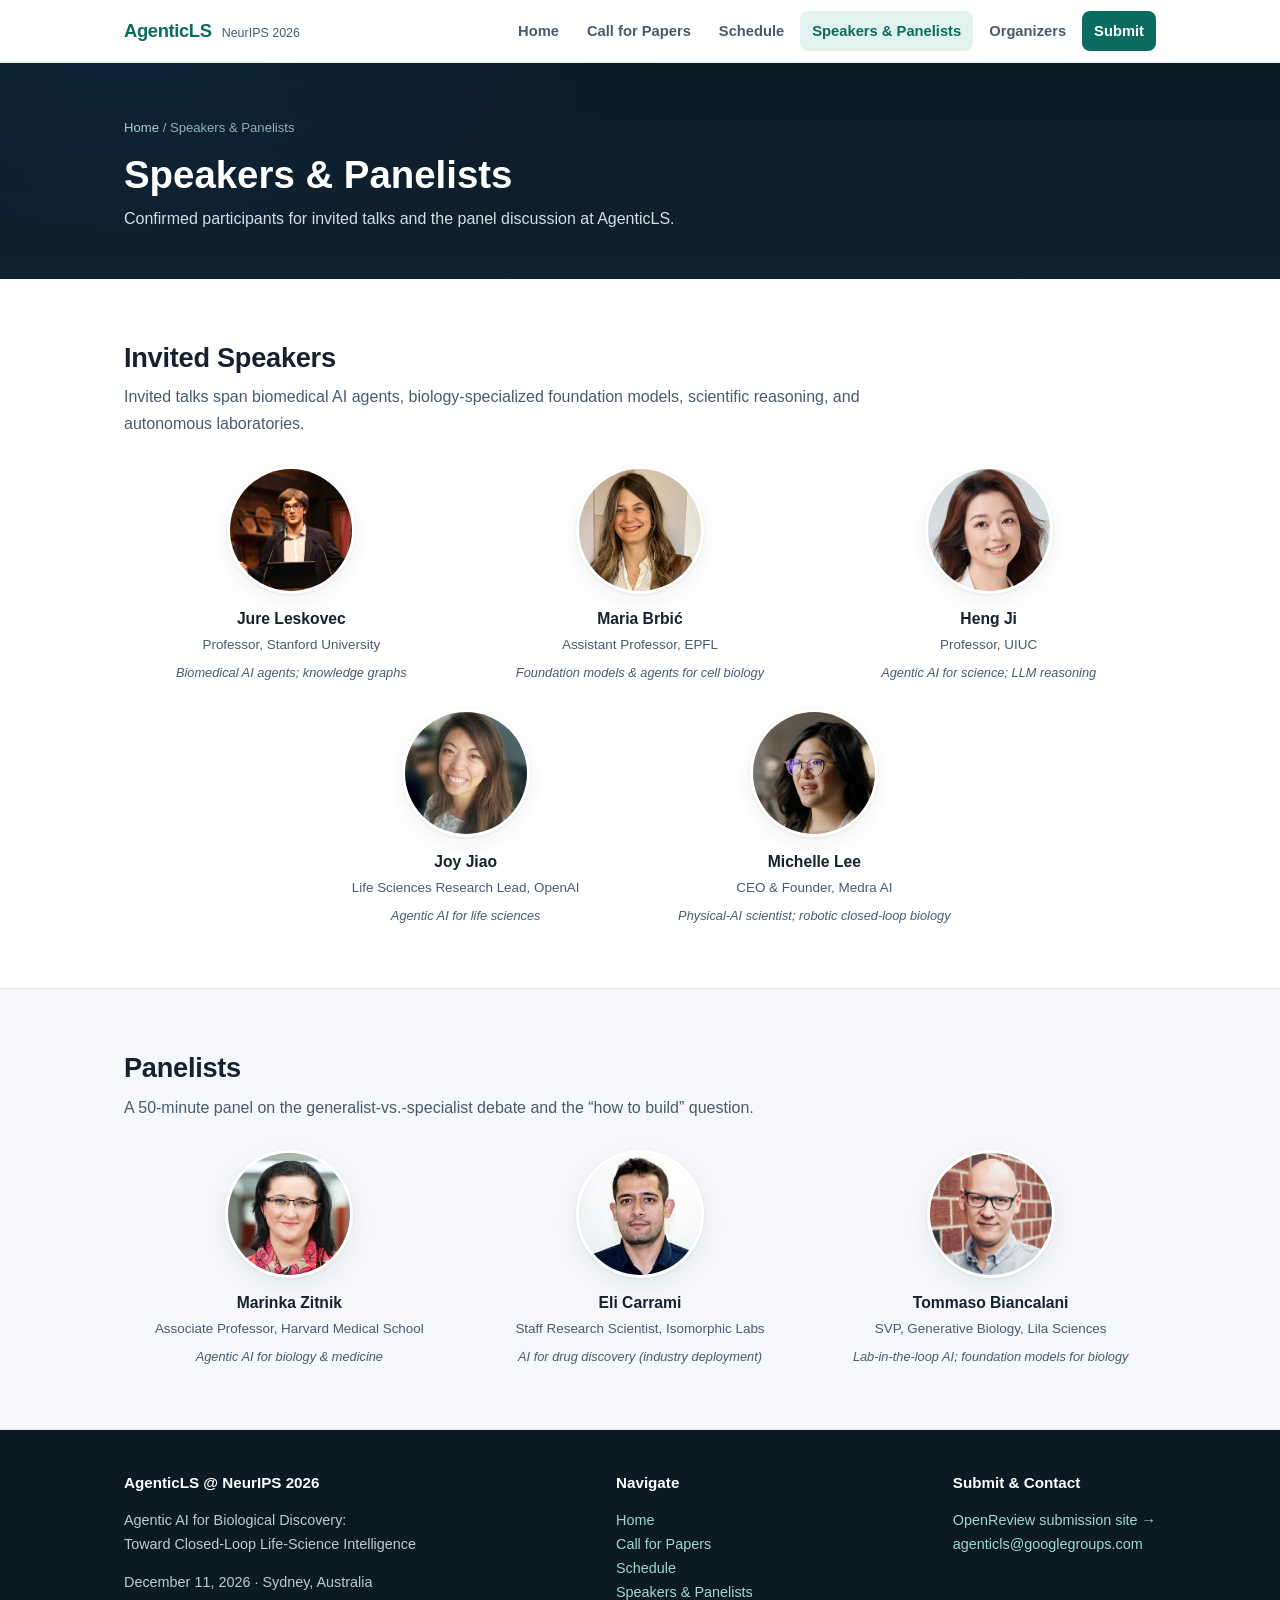
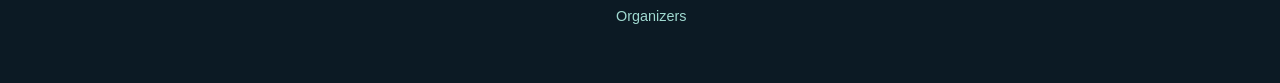
<file: speakers.html>
<!DOCTYPE html>
<html lang="en">
<head>
<meta charset="utf-8" />
<meta name="viewport" content="width=device-width, initial-scale=1" />
<title>Speakers &amp; Panelists — AgenticLS @ NeurIPS 2026</title>
<meta name="description" content="Invited speakers and panelists for AgenticLS, the NeurIPS 2026 workshop on Agentic AI for Biological Discovery." />
<link rel="icon" href="assets/favicon.svg" type="image/svg+xml" />
<link rel="stylesheet" href="css/style.css" />
</head>
<body>

<!-- ===== NAV ===== -->
<header class="nav">
  <div class="nav-inner">
    <a class="brand" href="index.html">
      <span class="logo">AgenticLS</span>
      <span class="tag">NeurIPS 2026</span>
    </a>
    <button class="nav-toggle" aria-label="Menu" aria-expanded="false">&#9776;</button>
    <ul class="nav-links">
      <li><a href="index.html">Home</a></li>
      <li><a href="cfp.html">Call for Papers</a></li>
      <li><a href="schedule.html">Schedule</a></li>
      <li><a href="speakers.html">Speakers &amp; Panelists</a></li>
      <li><a href="organizers.html">Organizers</a></li>
      <li class="nav-cta"><a href="https://openreview.net/group?id=NeurIPS.cc/2026/Workshop/AgenticLS">Submit</a></li>
    </ul>
  </div>
</header>

<!-- ===== PAGE HEAD ===== -->
<section class="page-head">
  <div class="wrap">
    <div class="breadcrumb"><a href="index.html">Home</a> / Speakers &amp; Panelists</div>
    <h1>Speakers &amp; Panelists</h1>
    <p>Confirmed participants for invited talks and the panel discussion at AgenticLS.</p>
  </div>
</section>

<!-- ===== SPEAKERS ===== -->
<section class="block">
  <div class="wrap">
    <h2 class="section-title">Invited Speakers</h2>
    <p class="section-lead">Invited talks span biomedical AI agents, biology-specialized foundation models, scientific reasoning, and autonomous laboratories.</p>
    <div class="people speaker-row">
      <div class="person">
        <img class="photo" src="assets/photos/jure-leskovec.jpeg" alt="Jure Leskovec" />
        <div class="name">Jure Leskovec</div>
        <div class="aff">Professor, Stanford University</div>
        <div class="topic">Biomedical AI agents; knowledge graphs</div>
      </div>
      <div class="person">
        <img class="photo" src="assets/photos/maria-brbic.jpg" alt="Maria Brbić" />
        <div class="name">Maria Brbić</div>
        <div class="aff">Assistant Professor, EPFL</div>
        <div class="topic">Foundation models &amp; agents for cell biology</div>
      </div>
      <div class="person">
        <img class="photo" src="assets/photos/heng-ji.jpeg" alt="Heng Ji" />
        <div class="name">Heng Ji</div>
        <div class="aff">Professor, UIUC</div>
        <div class="topic">Agentic AI for science; LLM reasoning</div>
      </div>
      <div class="person">
        <img class="photo" src="assets/photos/joy-jiao.jpeg" alt="Joy Jiao" />
        <div class="name">Joy Jiao</div>
        <div class="aff">Life Sciences Research Lead, OpenAI</div>
        <div class="topic">Agentic AI for life sciences</div>
      </div>
      <div class="person">
        <img class="photo" src="assets/photos/michelle-lee.jpg" alt="Michelle Lee" />
        <div class="name">Michelle Lee</div>
        <div class="aff">CEO &amp; Founder, Medra AI</div>
        <div class="topic">Physical-AI scientist; robotic closed-loop biology</div>
      </div>
    </div>
  </div>
</section>

<!-- ===== PANELISTS ===== -->
<section class="block alt">
  <div class="wrap">
    <h2 class="section-title">Panelists</h2>
    <p class="section-lead">A 50-minute panel on the generalist-vs.-specialist debate and the “how to build” question.</p>
    <div class="people cols-3">
      <div class="person">
        <img class="photo" src="assets/photos/marinka-zitnik.jpg" alt="Marinka Zitnik" />
        <div class="name">Marinka Zitnik</div>
        <div class="aff">Associate Professor, Harvard Medical School</div>
        <div class="topic">Agentic AI for biology &amp; medicine</div>
      </div>
      <div class="person">
        <img class="photo" src="assets/photos/eli-carrami.jpg" alt="Eli Carrami" />
        <div class="name">Eli Carrami</div>
        <div class="aff">Staff Research Scientist, Isomorphic Labs</div>
        <div class="topic">AI for drug discovery (industry deployment)</div>
      </div>
      <div class="person">
        <img class="photo" src="assets/photos/tommaso-biancalani.jpg" alt="Tommaso Biancalani" />
        <div class="name">Tommaso Biancalani</div>
        <div class="aff">SVP, Generative Biology, Lila Sciences</div>
        <div class="topic">Lab-in-the-loop AI; foundation models for biology</div>
      </div>
    </div>
  </div>
</section>

<!-- ===== FOOTER ===== -->
<footer>
  <div class="wrap">
    <div class="cols">
      <div>
        <h4>AgenticLS @ NeurIPS 2026</h4>
        <p>Agentic AI for Biological Discovery:<br/>Toward Closed-Loop Life-Science Intelligence</p>
        <p>December 11, 2026 &middot; Sydney, Australia</p>
      </div>
      <div>
        <h4>Navigate</h4>
        <p><a href="index.html">Home</a><br/>
           <a href="cfp.html">Call for Papers</a><br/>
           <a href="schedule.html">Schedule</a><br/>
           <a href="speakers.html">Speakers &amp; Panelists</a><br/>
           <a href="organizers.html">Organizers</a></p>
      </div>
      <div>
        <h4>Submit &amp; Contact</h4>
        <p><a href="https://openreview.net/group?id=NeurIPS.cc/2026/Workshop/AgenticLS">OpenReview submission site &rarr;</a><br/>
        <a href="mailto:agenticls@googlegroups.com">agenticls@googlegroups.com</a></p>
      </div>
    </div>
  </div>
</footer>

<script src="js/main.js"></script>
</body>
</html>
</file>
<file: css/style.css>
/* ============================================================
   AgenticLS — NeurIPS 2026 Workshop
   Stylesheet
   ============================================================ */

:root {
  --bg: #ffffff;
  --bg-alt: #f5f7fa;
  --ink: #16202e;
  --ink-soft: #4a5a6e;
  --line: #e2e8f0;
  --brand: #0b6b5f;          /* teal-green: life science */
  --brand-dark: #084f47;
  --accent: #1f6feb;         /* blue: AI / agents */
  --accent-soft: #e8f0fe;
  --brand-soft: #e2f2ef;
  --warn: #b45309;
  --max: 1080px;
  --radius: 12px;
  --shadow: 0 1px 3px rgba(16, 32, 46, .08), 0 8px 24px rgba(16, 32, 46, .06);
  --font: -apple-system, BlinkMacSystemFont, "Segoe UI", Roboto, Helvetica, Arial, sans-serif;
}

* { box-sizing: border-box; }

html { scroll-behavior: smooth; scroll-padding-top: 80px; }

body {
  margin: 0;
  font-family: var(--font);
  color: var(--ink);
  background: var(--bg);
  line-height: 1.65;
  -webkit-font-smoothing: antialiased;
}

a { color: var(--accent); text-decoration: none; }
a:hover { text-decoration: underline; }

.wrap { max-width: var(--max); margin: 0 auto; padding: 0 24px; }

h1, h2, h3 { line-height: 1.25; color: var(--ink); }
h2.section-title {
  font-size: 1.7rem;
  margin: 0 0 .35em;
  letter-spacing: -.01em;
}
.section-lead { color: var(--ink-soft); max-width: 760px; margin: 0 0 1.8em; }

section.block { padding: 62px 0; border-bottom: 1px solid var(--line); }
section.block.alt { background: var(--bg-alt); }

/* ---------- Top navigation ---------- */
.nav {
  position: sticky; top: 0; z-index: 50;
  background: rgba(255,255,255,.92);
  backdrop-filter: saturate(150%) blur(8px);
  border-bottom: 1px solid var(--line);
}
.nav-inner {
  max-width: var(--max); margin: 0 auto; padding: 0 24px;
  display: flex; align-items: center; justify-content: space-between;
  height: 62px;
}
.brand { display: flex; align-items: baseline; gap: 10px; font-weight: 700; color: var(--ink); }
.brand:hover { text-decoration: none; }
.brand .logo { color: var(--brand); font-size: 1.15rem; letter-spacing: -.02em; }
.brand .tag { font-size: .78rem; color: var(--ink-soft); font-weight: 500; }
.nav-links { display: flex; align-items: center; gap: 4px; list-style: none; margin: 0; padding: 0; }
.nav-links a {
  display: block; padding: 8px 12px; border-radius: 8px;
  color: var(--ink-soft); font-weight: 600; font-size: .92rem;
}
.nav-links a:hover { background: var(--bg-alt); color: var(--ink); text-decoration: none; }
.nav-links a.active { color: var(--brand); background: var(--brand-soft); }
.nav-cta a {
  background: var(--brand); color: #fff;
}
.nav-cta a:hover { background: var(--brand-dark); color: #fff; }
.nav-toggle {
  display: none; background: none; border: 0; cursor: pointer;
  font-size: 1.5rem; color: var(--ink); padding: 4px 8px;
}

@media (max-width: 780px) {
  .nav-toggle { display: block; }
  .nav-links {
    position: absolute; top: 62px; left: 0; right: 0;
    flex-direction: column; align-items: stretch; gap: 0;
    background: #fff; border-bottom: 1px solid var(--line);
    padding: 8px 16px 16px; box-shadow: var(--shadow);
    display: none;
  }
  .nav-links.open { display: flex; }
  .nav-links a { padding: 12px 10px; }
}

/* ---------- Hero ---------- */
.hero {
  position: relative;
  background:
    radial-gradient(1200px 500px at 15% -10%, rgba(31,111,235,.14), transparent 60%),
    radial-gradient(1000px 480px at 95% 0%, rgba(11,107,95,.16), transparent 55%),
    linear-gradient(180deg, #0c1a24 0%, #10222e 100%);
  color: #eaf2f5;
  padding: 84px 0 76px;
}
.hero .wrap { position: relative; z-index: 1; }
.hero .kicker {
  display: inline-block; font-weight: 800; letter-spacing: .08em;
  text-transform: uppercase; font-size: clamp(1rem, 2vw, 1.25rem);
  color: #d5fff8; background: rgba(11,107,95,.52);
  padding: 10px 18px; border: 1px solid rgba(126,224,210,.55);
  border-radius: 999px; margin-bottom: 22px;
}
.hero h1 {
  color: #fff; font-size: clamp(1.9rem, 4vw, 2.65rem);
  margin: 0 0 .3em; letter-spacing: -.02em; max-width: none;
  white-space: nowrap;
}
@media (max-width: 900px) { .hero h1 { white-space: normal; } }
.hero .abbr { color: #7ee0d2; }
.hero .tagline { font-size: 1.12rem; color: #cfe0e6; max-width: 60ch; margin: 0 0 1.6em; }
.hero .facts { display: flex; flex-wrap: wrap; gap: 26px; margin: 0 0 30px; }
.hero .fact .label { font-size: .74rem; text-transform: uppercase; letter-spacing: .05em; color: #8fb0bb; }
.hero .fact .value { font-size: 1.05rem; font-weight: 700; color: #fff; }
.hero .btns { display: flex; flex-wrap: wrap; gap: 12px; }

.btn {
  display: inline-block; font-weight: 700; font-size: .95rem;
  padding: 12px 22px; border-radius: 10px; cursor: pointer;
  border: 1px solid transparent; transition: transform .05s ease;
}
.btn:hover { text-decoration: none; }
.btn:active { transform: translateY(1px); }
.btn-primary { background: var(--brand); color: #fff; }
.btn-primary:hover { background: var(--brand-dark); color: #fff; }
.btn-ghost { background: transparent; color: #eaf2f5; border-color: rgba(255,255,255,.35); }
.btn-ghost:hover { background: rgba(255,255,255,.1); color: #fff; }
.btn-dark { background: var(--accent); color: #fff; }
.btn-dark:hover { background: #1a5fd0; color: #fff; }

/* ---------- Page header (interior pages) ---------- */
.page-head {
  background:
    radial-gradient(900px 380px at 10% -20%, rgba(31,111,235,.12), transparent 60%),
    linear-gradient(180deg, #0c1a24 0%, #10222e 100%);
  color: #eaf2f5; padding: 54px 0 46px;
}
.page-head h1 { color: #fff; margin: 0 0 .2em; font-size: clamp(1.7rem, 3.6vw, 2.4rem); }
.page-head p { color: #cfe0e6; margin: 0; max-width: 70ch; }
.breadcrumb { font-size: .82rem; color: #8fb0bb; margin-bottom: 12px; }
.breadcrumb a { color: #9fd8cf; }

/* ---------- Info callout / dates ---------- */
.callout {
  display: flex; flex-wrap: wrap; gap: 14px 40px;
  background: var(--brand-soft); border: 1px solid #bfe3dc;
  border-radius: var(--radius); padding: 20px 24px;
}
.callout .item .k { font-size: .74rem; text-transform: uppercase; letter-spacing: .05em; color: var(--brand-dark); font-weight: 700; }
.callout .item .v { font-weight: 600; }

/* ---------- Cards / question grid ---------- */
.grid { display: grid; gap: 20px; }
.grid.cols-3 { grid-template-columns: repeat(3, 1fr); }
.grid.cols-2 { grid-template-columns: repeat(2, 1fr); }
@media (max-width: 860px) { .grid.cols-3 { grid-template-columns: 1fr; } .grid.cols-2 { grid-template-columns: 1fr; } }

.card {
  background: #fff; border: 1px solid var(--line);
  border-radius: var(--radius); padding: 22px 22px; box-shadow: var(--shadow);
}
.card h3 { margin: 0 0 .4em; font-size: 1.08rem; }
.card .num {
  display: inline-flex; align-items: center; justify-content: center;
  width: 30px; height: 30px; border-radius: 8px;
  background: var(--accent-soft); color: var(--accent); font-weight: 800;
  margin-bottom: 10px; font-size: .95rem;
}
.card p { margin: 0; color: var(--ink-soft); font-size: .95rem; }

/* ---------- Tracks / scope ---------- */
.track { background:#fff; border:1px solid var(--line); border-radius: var(--radius); padding: 24px; box-shadow: var(--shadow); }
.track h3 { margin: 0 0 .2em; color: var(--brand-dark); }
.track ul { margin: .6em 0 0; padding-left: 1.1em; }
.track li { margin: .35em 0; color: var(--ink-soft); font-size: .95rem; }
.track li b { color: var(--ink); }

/* ---------- People grids ---------- */
.people { display: grid; grid-template-columns: repeat(4, 1fr); gap: 26px 20px; }
.people.cols-3 { grid-template-columns: repeat(3, 1fr); }
.people.speaker-row { grid-template-columns: repeat(6, minmax(0, 1fr)); gap: 26px 14px; }
.people.speaker-row .person { grid-column: span 2; }
.people.speaker-row .person:nth-child(4) { grid-column: 2 / span 2; }
.people.organizer-row { grid-template-columns: repeat(6, minmax(0, 1fr)); gap: 26px 12px; }
@media (max-width: 900px) { .people { grid-template-columns: repeat(3, 1fr); } }
@media (max-width: 680px) {
  .people, .people.cols-3, .people.speaker-row, .people.organizer-row { grid-template-columns: repeat(2, 1fr); }
  .people.speaker-row .person, .people.speaker-row .person:nth-child(4) { grid-column: auto; }
  .people.speaker-row .person:last-child { grid-column: 1 / -1; }
}

.person { text-align: center; }
.person .photo {
  width: 128px; height: 128px; border-radius: 50%;
  object-fit: cover; object-position: center top;
  margin: 0 auto 12px; display: block;
  border: 3px solid #fff; box-shadow: var(--shadow); background: var(--bg-alt);
}
.person .name { font-weight: 700; font-size: .98rem; }
.person .name a { color: var(--ink); }
.person .aff { font-size: .84rem; color: var(--ink-soft); margin-top: 2px; }
.person .role { font-size: .78rem; color: var(--brand); margin-top: 4px; font-weight: 600; }
.person .topic { font-size: .8rem; color: var(--ink-soft); margin-top: 6px; font-style: italic; }

/* ---------- Schedule table ---------- */
.schedule { width: 100%; border-collapse: collapse; background:#fff; border:1px solid var(--line); border-radius: var(--radius); overflow: hidden; box-shadow: var(--shadow); }
.schedule th, .schedule td { text-align: left; padding: 12px 16px; border-bottom: 1px solid var(--line); vertical-align: top; }
.schedule th { background: var(--bg-alt); font-size: .78rem; text-transform: uppercase; letter-spacing: .04em; color: var(--ink-soft); }
.schedule td.time { white-space: nowrap; font-variant-numeric: tabular-nums; font-weight: 600; color: var(--ink); width: 130px; }
.schedule tr.session td { background: var(--brand-soft); font-weight: 700; color: var(--brand-dark); }
.schedule tr.session td .sublabel { font-weight: 500; color: var(--brand-dark); opacity:.8; }
.schedule .who { font-weight: 600; }
.schedule .aff { color: var(--ink-soft); font-size: .88rem; }
.schedule .topic { color: var(--ink-soft); font-size: .88rem; }
@media (max-width: 720px) {
  .schedule, .schedule tbody, .schedule tr, .schedule td, .schedule th { display: block; }
  .schedule thead { display: none; }
  .schedule tr { border-bottom: 1px solid var(--line); padding: 6px 0; }
  .schedule td { border: 0; padding: 3px 16px; }
  .schedule td.time { width: auto; color: var(--accent); }
}

/* ---------- CFP / prose ---------- */
.prose { max-width: 800px; }
.prose h2 { font-size: 1.35rem; margin: 1.6em 0 .5em; }
.prose h3 { font-size: 1.08rem; margin: 1.3em 0 .3em; }
.prose ul { padding-left: 1.2em; }
.prose li { margin: .4em 0; }
.prose p { color: var(--ink); }

.timeline { list-style: none; padding: 0; margin: 0; }
.timeline li {
  display: flex; gap: 18px; padding: 14px 0; border-bottom: 1px dashed var(--line);
}
.timeline li:last-child { border-bottom: 0; }
.timeline .date { min-width: 200px; font-weight: 700; color: var(--brand-dark); }
.timeline .date .aoe { font-weight: 500; color: var(--ink-soft); font-size: .85rem; }
.timeline .what { color: var(--ink-soft); }

.notebox {
  background: var(--accent-soft); border: 1px solid #cfe0fb;
  border-left: 4px solid var(--accent); border-radius: 8px;
  padding: 14px 18px; margin: 20px 0; font-size: .95rem;
}
.notebox.warn { background: #fff7ed; border-color: #fed7aa; border-left-color: var(--warn); }

/* ---------- Footer ---------- */
footer {
  background: #0c1a24; color: #b9ccd4; padding: 40px 0; font-size: .9rem;
}
footer a { color: #9fd8cf; }
footer .cols { display: flex; flex-wrap: wrap; gap: 30px 60px; justify-content: space-between; }
footer h4 { color: #fff; margin: 0 0 .5em; font-size: .95rem; }
footer .muted { color: #6f8894; font-size: .82rem; margin-top: 22px; }

/* ---------- misc ---------- */
.center { text-align: center; }
.mt { margin-top: 28px; }
.pill { display:inline-block; background: var(--accent-soft); color: var(--accent); font-weight:700; font-size:.78rem; padding: 3px 10px; border-radius: 999px; }
.divider-note { color: var(--ink-soft); font-size: .9rem; }
</file>
